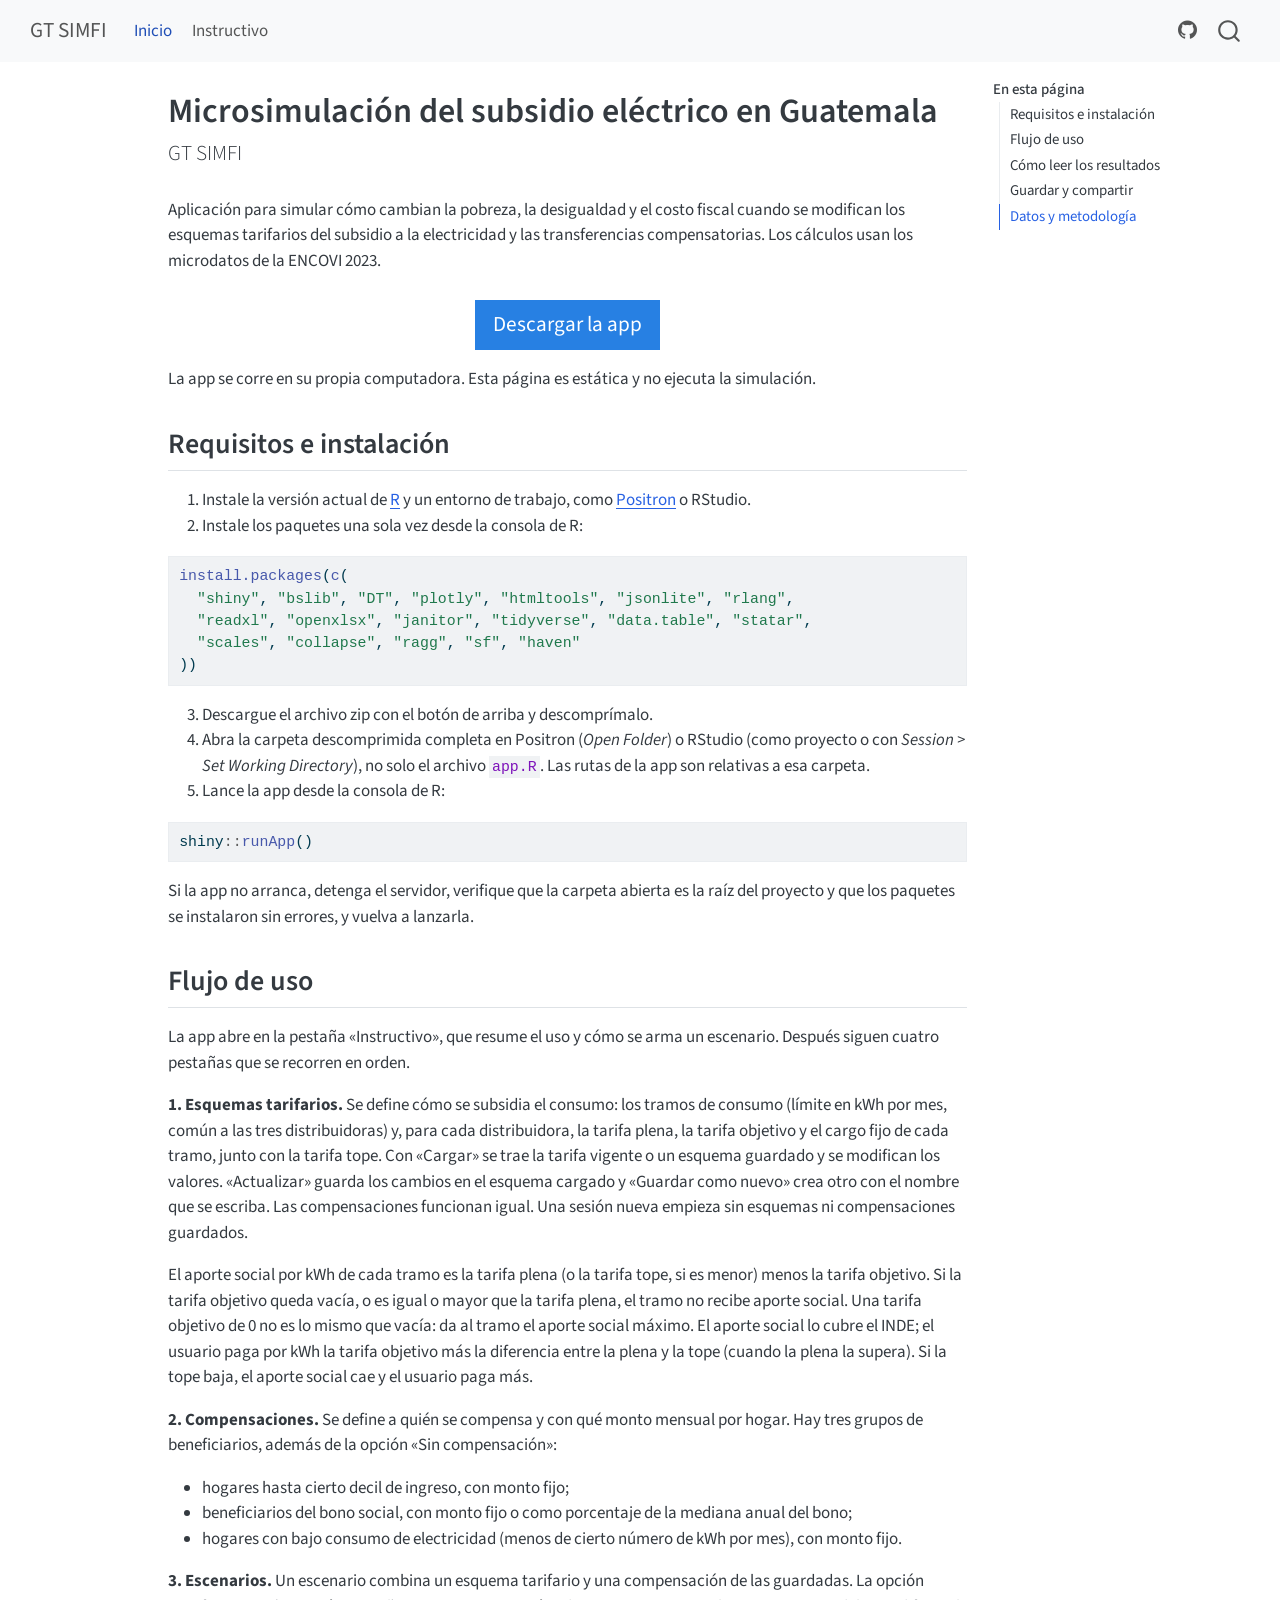
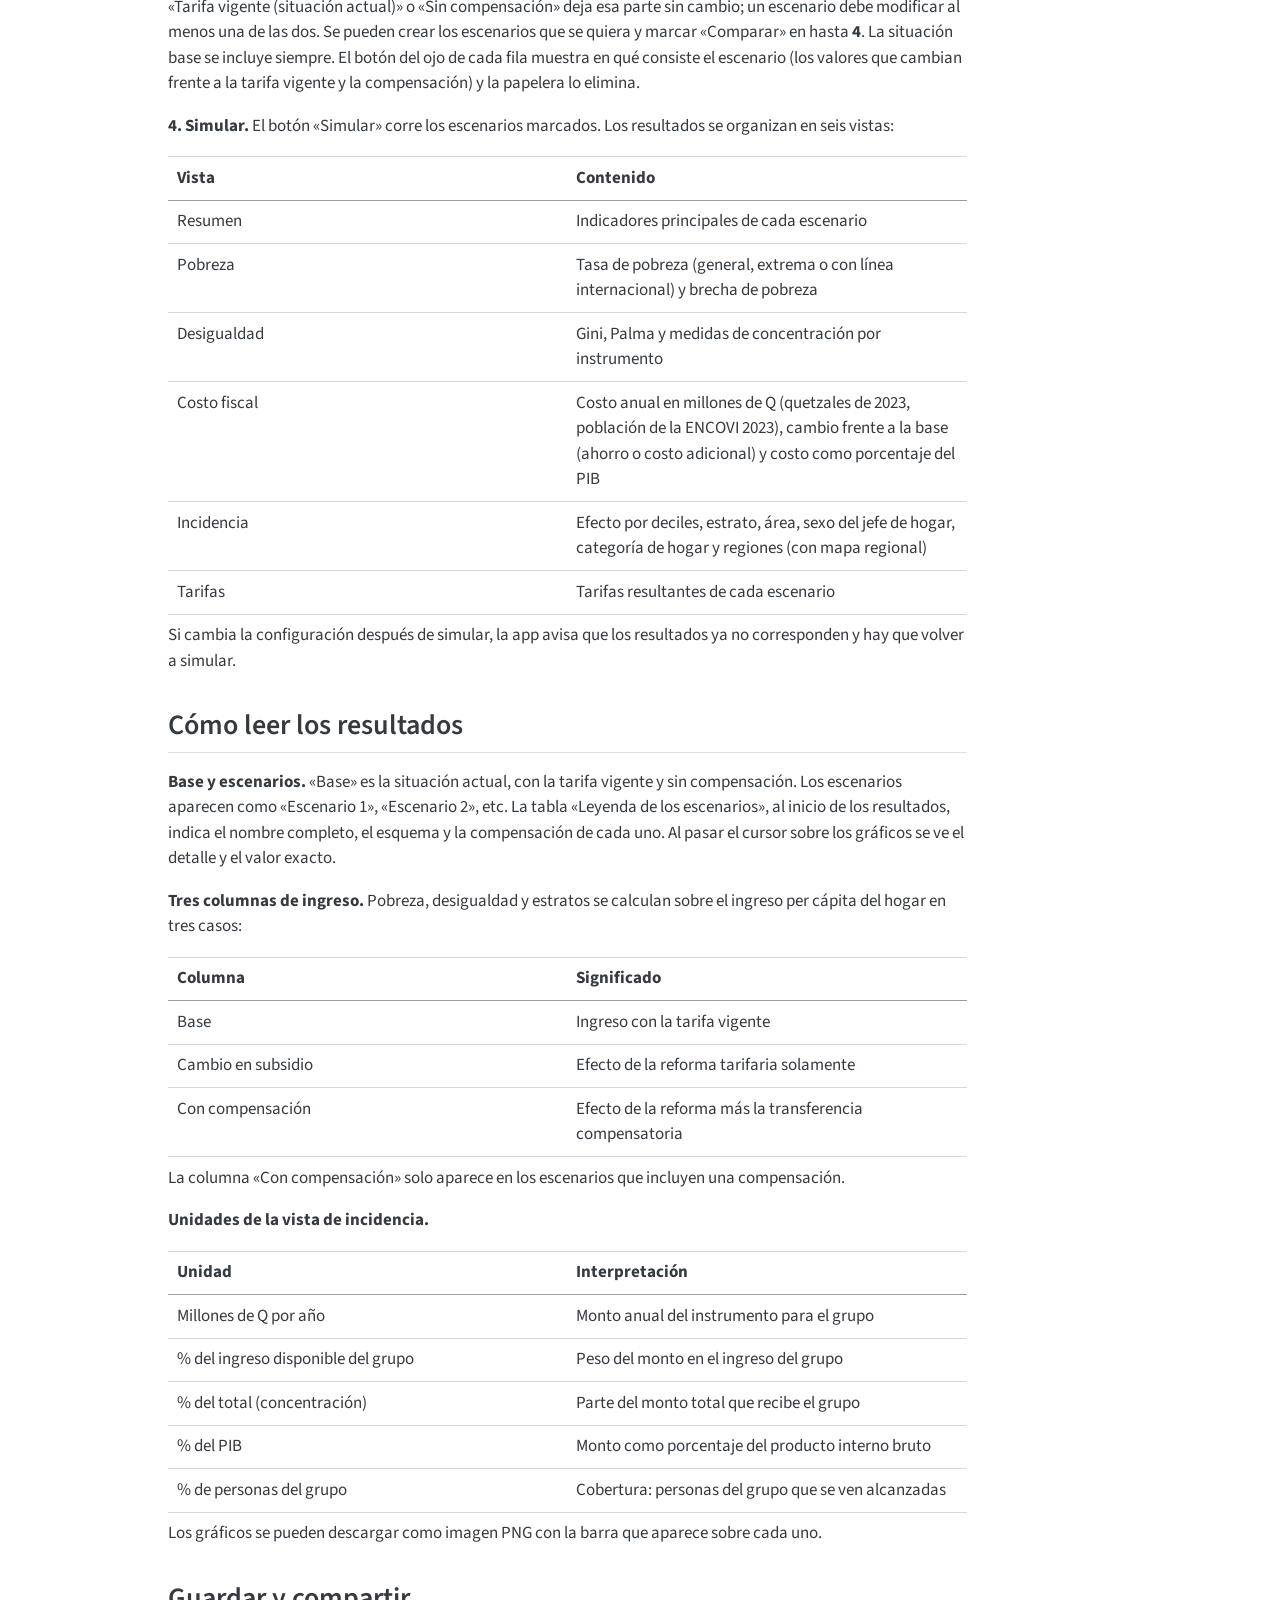
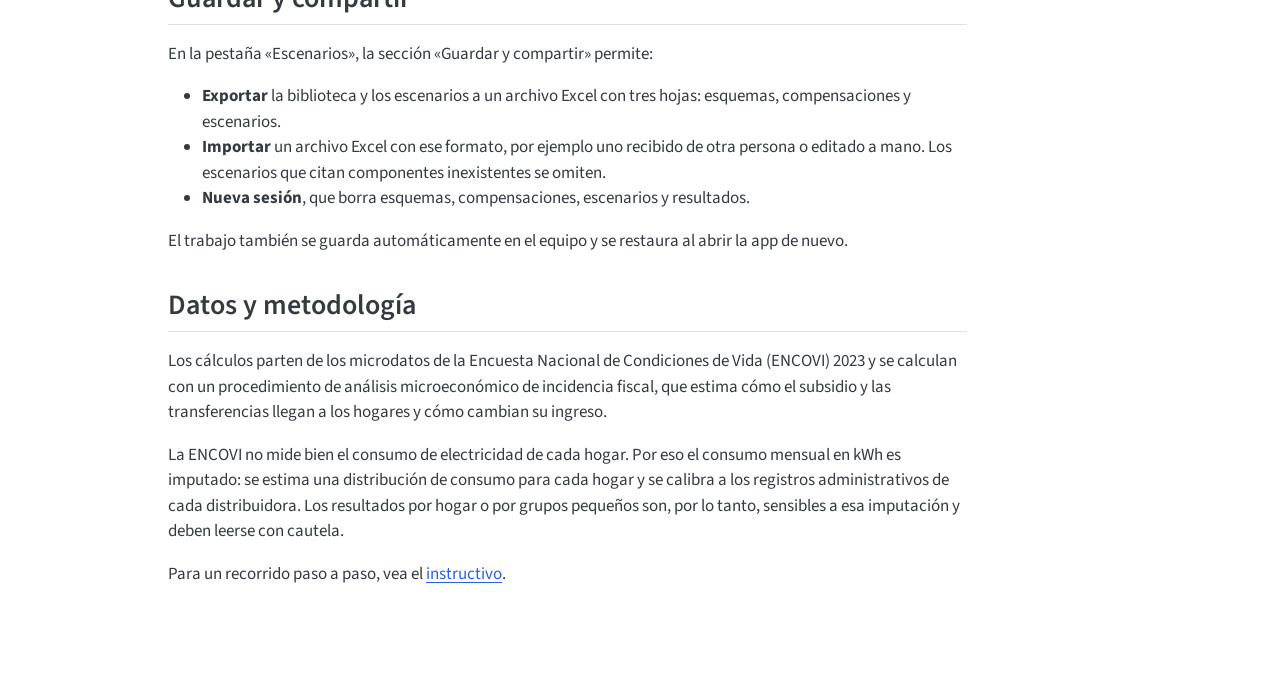
<file: docs/index.html>
<!DOCTYPE html>
<html xmlns="http://www.w3.org/1999/xhtml" lang="es" xml:lang="es"><head>

<meta charset="utf-8">
<meta name="generator" content="quarto-1.10.18">

<meta name="viewport" content="width=device-width, initial-scale=1.0, user-scalable=yes">


<title>Microsimulación del subsidio eléctrico en Guatemala – GT SIMFI</title>
<style>
/* Default styles provided by pandoc.
** See https://pandoc.org/MANUAL.html#variables-for-html for config info.
*/
span.smallcaps{font-variant: small-caps;}
div.columns{display: flex; gap: 1.5em;}
div.column{flex: auto;}
@media screen {
div.columns{gap: min(4vw, 1.5em);}
div.column{overflow-x: auto;}
}
div.hanging-indent{margin-left: 1.5em; text-indent: -1.5em;}
ul.task-list{list-style: none;}
ul.task-list li input[type="checkbox"] {
  width: 0.8em;
  margin: 0 0.8em 0.2em -1em; /* quarto-specific, see https://github.com/quarto-dev/quarto-cli/issues/4556 */ 
  vertical-align: middle;
}
/* CSS for syntax highlighting */
html { -webkit-text-size-adjust: 100%; }
pre > code.sourceCode { white-space: pre; position: relative; }
pre > code.sourceCode > span { display: inline-block; line-height: 1.25; }
pre > code.sourceCode > span:empty { height: 1.2em; }
.sourceCode { overflow: visible; }
code.sourceCode > span { color: inherit; text-decoration: inherit; }
div.sourceCode { margin: 1em 0; }
pre.sourceCode { margin: 0; }
@media screen {
div.sourceCode { overflow: auto; }
}
@media print {
pre > code.sourceCode { white-space: pre-wrap; }
pre > code.sourceCode > span { text-indent: -5em; padding-left: 5em; }
}
pre.numberSource code
  { counter-reset: source-line 0; }
pre.numberSource code > span
  { position: relative; left: -4em; counter-increment: source-line; }
pre.numberSource code > span > a:first-child::before
  { content: counter(source-line);
    position: relative; left: -1em; text-align: right; vertical-align: baseline;
    border: none; display: inline-block;
    -webkit-touch-callout: none; -webkit-user-select: none;
    -khtml-user-select: none; -moz-user-select: none;
    -ms-user-select: none; user-select: none;
    padding: 0 4px; width: 4em;
  }
pre.numberSource { margin-left: 3em;  padding-left: 4px; }
div.sourceCode
  {   }
@media screen {
pre > code.sourceCode > span > a:first-child::before { text-decoration: underline; }
}
</style>


<script src="site_libs/quarto-nav/quarto-nav.js"></script>
<script src="site_libs/quarto-nav/headroom.min.js"></script>
<script src="site_libs/clipboard/clipboard.min.js"></script>
<script src="site_libs/quarto-search/autocomplete.umd.js"></script>
<script src="site_libs/quarto-search/fuse.min.js"></script>
<script src="site_libs/quarto-search/quarto-search.js"></script>
<meta name="quarto:offset" content="./">
<script src="site_libs/quarto-html/quarto.js" type="module"></script>
<script src="site_libs/quarto-html/tabsets/tabsets.js" type="module"></script>
<script src="site_libs/quarto-html/popper.min.js"></script>
<script src="site_libs/quarto-html/tippy.umd.min.js"></script>
<script src="site_libs/quarto-html/anchor.min.js"></script>
<link href="site_libs/quarto-html/tippy.css" rel="stylesheet">
<link href="site_libs/quarto-html/quarto-syntax-highlighting-64a204ab8560d761af7679ceaba22944.css" rel="stylesheet" id="quarto-text-highlighting-styles">
<script src="site_libs/bootstrap/bootstrap.min.js"></script>
<link href="site_libs/bootstrap/bootstrap-icons.css" rel="stylesheet">
<link href="site_libs/bootstrap/bootstrap-445b8638c3d06994fee0907d791121c4.min.css" rel="stylesheet" append-hash="true" id="quarto-bootstrap" data-mode="light">
<script id="quarto-search-options" type="application/json">{
  "location": "navbar",
  "copy-button": false,
  "collapse-after": 3,
  "panel-placement": "end",
  "type": "overlay",
  "limit": 50,
  "keyboard-shortcut": [
    "f",
    "/",
    "s"
  ],
  "show-item-context": false,
  "language": {
    "search-no-results-text": "No se han encontrado resultados",
    "search-matching-documents-text": "documentos encontrados",
    "search-copy-link-title": "Copiar el enlace en la búsqueda",
    "search-hide-matches-text": "Ocultar resultados adicionales",
    "search-more-match-text": "resultado adicional en este documento",
    "search-more-matches-text": "resultados adicionales en este documento",
    "search-clear-button-title": "Borrar",
    "search-text-placeholder": "",
    "search-detached-cancel-button-title": "Cancelar",
    "search-submit-button-title": "Enviar",
    "search-label": "Buscar"
  }
}</script>


<link rel="stylesheet" href="styles.css">
</head>

<body class="nav-fixed quarto-light">

<div id="quarto-search-results"></div>
  <header id="quarto-header" class="headroom fixed-top">
    <nav class="navbar navbar-expand-lg " data-bs-theme="dark">
      <div class="navbar-container container-fluid">
      <div class="navbar-brand-container mx-auto">
    <a class="navbar-brand" href="./index.html">
    <span class="navbar-title">GT SIMFI</span>
    </a>
  </div>
            <div id="quarto-search" class="" title="Buscar"></div>
          <button class="navbar-toggler" type="button" data-bs-toggle="collapse" data-bs-target="#navbarCollapse" aria-controls="navbarCollapse" role="menu" aria-expanded="false" aria-label="Navegación de palanca" onclick="if (window.quartoToggleHeadroom) { window.quartoToggleHeadroom(); }">
  <span class="navbar-toggler-icon"></span>
</button>
          <div class="collapse navbar-collapse" id="navbarCollapse">
            <ul class="navbar-nav navbar-nav-scroll me-auto">
  <li class="nav-item">
    <a class="nav-link active" href="./index.html" aria-current="page"> 
<span class="menu-text">Inicio</span></a>
  </li>  
  <li class="nav-item">
    <a class="nav-link" href="./instructivo.html"> 
<span class="menu-text">Instructivo</span></a>
  </li>  
</ul>
            <ul class="navbar-nav navbar-nav-scroll ms-auto">
  <li class="nav-item compact">
    <a class="nav-link" href="https://github.com/renatovargas/gt-simfi"> <i class="bi bi-github" role="img" aria-label="Repositorio en GitHub">
</i> 
<span class="menu-text"></span></a>
  </li>  
</ul>
          </div> <!-- /navcollapse -->
            <div class="quarto-navbar-tools">
</div>
      </div> <!-- /container-fluid -->
    </nav>
</header>
<!-- content -->
<div id="quarto-content" class="quarto-container page-columns page-rows-contents page-layout-article page-navbar">
<!-- sidebar -->
<!-- margin-sidebar -->
    <div id="quarto-margin-sidebar" class="sidebar margin-sidebar">
        <nav id="TOC" role="doc-toc" class="toc-active">
    <h2 id="toc-title">En esta página</h2>
   
  <ul>
  <li><a href="#requisitos-e-instalación" id="toc-requisitos-e-instalación" class="nav-link active" data-scroll-target="#requisitos-e-instalación">Requisitos e instalación</a></li>
  <li><a href="#flujo-de-uso" id="toc-flujo-de-uso" class="nav-link" data-scroll-target="#flujo-de-uso">Flujo de uso</a></li>
  <li><a href="#cómo-leer-los-resultados" id="toc-cómo-leer-los-resultados" class="nav-link" data-scroll-target="#cómo-leer-los-resultados">Cómo leer los resultados</a></li>
  <li><a href="#guardar-y-compartir" id="toc-guardar-y-compartir" class="nav-link" data-scroll-target="#guardar-y-compartir">Guardar y compartir</a></li>
  <li><a href="#datos-y-metodología" id="toc-datos-y-metodología" class="nav-link" data-scroll-target="#datos-y-metodología">Datos y metodología</a></li>
  </ul>
</nav>
    </div>
<!-- main -->
<main class="content" id="quarto-document-content">

<header id="title-block-header" class="quarto-title-block default">
<div class="quarto-title">
<h1 class="title">Microsimulación del subsidio eléctrico en Guatemala</h1>
<p class="subtitle lead">GT SIMFI</p>
</div>



<div class="quarto-title-meta">

    
  
    
  </div>
  


</header>


<p>Aplicación para simular cómo cambian la pobreza, la desigualdad y el costo fiscal cuando se modifican los esquemas tarifarios del subsidio a la electricidad y las transferencias compensatorias. Los cálculos usan los microdatos de la ENCOVI 2023.</p>
<div class="descarga">
<p><a href="https://github.com/renatovargas/gt-simfi/archive/refs/heads/main.zip" class="btn btn-primary btn-lg">Descargar la app</a></p>
</div>
<p>La app se corre en su propia computadora. Esta página es estática y no ejecuta la simulación.</p>
<section id="requisitos-e-instalación" class="level2">
<h2 class="anchored" data-anchor-id="requisitos-e-instalación">Requisitos e instalación</h2>
<ol type="1">
<li>Instale la versión actual de <a href="https://cran.r-project.org/">R</a> y un entorno de trabajo, como <a href="https://positron.posit.co/">Positron</a> o RStudio.</li>
<li>Instale los paquetes una sola vez desde la consola de R:</li>
</ol>
<div class="code-copy-outer-scaffold"><div class="sourceCode" id="cb1"><pre class="sourceCode r code-with-copy"><code class="sourceCode r"><span id="cb1-1"><a href="#cb1-1" aria-hidden="true" tabindex="-1"></a><span class="fu">install.packages</span>(<span class="fu">c</span>(</span>
<span id="cb1-2"><a href="#cb1-2" aria-hidden="true" tabindex="-1"></a>  <span class="st">"shiny"</span>, <span class="st">"bslib"</span>, <span class="st">"DT"</span>, <span class="st">"plotly"</span>, <span class="st">"htmltools"</span>, <span class="st">"jsonlite"</span>, <span class="st">"rlang"</span>,</span>
<span id="cb1-3"><a href="#cb1-3" aria-hidden="true" tabindex="-1"></a>  <span class="st">"readxl"</span>, <span class="st">"openxlsx"</span>, <span class="st">"janitor"</span>, <span class="st">"tidyverse"</span>, <span class="st">"data.table"</span>, <span class="st">"statar"</span>,</span>
<span id="cb1-4"><a href="#cb1-4" aria-hidden="true" tabindex="-1"></a>  <span class="st">"scales"</span>, <span class="st">"collapse"</span>, <span class="st">"ragg"</span>, <span class="st">"sf"</span>, <span class="st">"haven"</span></span>
<span id="cb1-5"><a href="#cb1-5" aria-hidden="true" tabindex="-1"></a>))</span></code></pre></div><button title="Copiar al portapapeles" class="code-copy-button"><i class="bi"></i></button></div>
<ol start="3" type="1">
<li>Descargue el archivo zip con el botón de arriba y descomprímalo.</li>
<li>Abra la carpeta descomprimida completa en Positron (<em>Open Folder</em>) o RStudio (como proyecto o con <em>Session &gt; Set Working Directory</em>), no solo el archivo <code>app.R</code>. Las rutas de la app son relativas a esa carpeta.</li>
<li>Lance la app desde la consola de R:</li>
</ol>
<div class="code-copy-outer-scaffold"><div class="sourceCode" id="cb2"><pre class="sourceCode r code-with-copy"><code class="sourceCode r"><span id="cb2-1"><a href="#cb2-1" aria-hidden="true" tabindex="-1"></a>shiny<span class="sc">::</span><span class="fu">runApp</span>()</span></code></pre></div><button title="Copiar al portapapeles" class="code-copy-button"><i class="bi"></i></button></div>
<p>Si la app no arranca, detenga el servidor, verifique que la carpeta abierta es la raíz del proyecto y que los paquetes se instalaron sin errores, y vuelva a lanzarla.</p>
</section>
<section id="flujo-de-uso" class="level2">
<h2 class="anchored" data-anchor-id="flujo-de-uso">Flujo de uso</h2>
<p>La app abre en la pestaña «Instructivo», que resume el uso y cómo se arma un escenario. Después siguen cuatro pestañas que se recorren en orden.</p>
<p><strong>1. Esquemas tarifarios.</strong> Se define cómo se subsidia el consumo: los tramos de consumo (límite en kWh por mes, común a las tres distribuidoras) y, para cada distribuidora, la tarifa plena, la tarifa objetivo y el cargo fijo de cada tramo, junto con la tarifa tope. Con «Cargar» se trae la tarifa vigente o un esquema guardado y se modifican los valores. «Actualizar» guarda los cambios en el esquema cargado y «Guardar como nuevo» crea otro con el nombre que se escriba. Las compensaciones funcionan igual. Una sesión nueva empieza sin esquemas ni compensaciones guardados.</p>
<p>El aporte social por kWh de cada tramo es la tarifa plena (o la tarifa tope, si es menor) menos la tarifa objetivo. Si la tarifa objetivo queda vacía, o es igual o mayor que la tarifa plena, el tramo no recibe aporte social. Una tarifa objetivo de 0 no es lo mismo que vacía: da al tramo el aporte social máximo. El aporte social lo cubre el INDE; el usuario paga por kWh la tarifa objetivo más la diferencia entre la plena y la tope (cuando la plena la supera). Si la tope baja, el aporte social cae y el usuario paga más.</p>
<p><strong>2. Compensaciones.</strong> Se define a quién se compensa y con qué monto mensual por hogar. Hay tres grupos de beneficiarios, además de la opción «Sin compensación»:</p>
<ul>
<li>hogares hasta cierto decil de ingreso, con monto fijo;</li>
<li>beneficiarios del bono social, con monto fijo o como porcentaje de la mediana anual del bono;</li>
<li>hogares con bajo consumo de electricidad (menos de cierto número de kWh por mes), con monto fijo.</li>
</ul>
<p><strong>3. Escenarios.</strong> Un escenario combina un esquema tarifario y una compensación de las guardadas. La opción «Tarifa vigente (situación actual)» o «Sin compensación» deja esa parte sin cambio; un escenario debe modificar al menos una de las dos. Se pueden crear los escenarios que se quiera y marcar «Comparar» en hasta <strong>4</strong>. La situación base se incluye siempre. El botón del ojo de cada fila muestra en qué consiste el escenario (los valores que cambian frente a la tarifa vigente y la compensación) y la papelera lo elimina.</p>
<p><strong>4. Simular.</strong> El botón «Simular» corre los escenarios marcados. Los resultados se organizan en seis vistas:</p>
<table class="caption-top table">
<colgroup>
<col style="width: 50%">
<col style="width: 50%">
</colgroup>
<thead>
<tr class="header">
<th>Vista</th>
<th>Contenido</th>
</tr>
</thead>
<tbody>
<tr class="odd">
<td>Resumen</td>
<td>Indicadores principales de cada escenario</td>
</tr>
<tr class="even">
<td>Pobreza</td>
<td>Tasa de pobreza (general, extrema o con línea internacional) y brecha de pobreza</td>
</tr>
<tr class="odd">
<td>Desigualdad</td>
<td>Gini, Palma y medidas de concentración por instrumento</td>
</tr>
<tr class="even">
<td>Costo fiscal</td>
<td>Costo anual en millones de Q (quetzales de 2023, población de la ENCOVI 2023), cambio frente a la base (ahorro o costo adicional) y costo como porcentaje del PIB</td>
</tr>
<tr class="odd">
<td>Incidencia</td>
<td>Efecto por deciles, estrato, área, sexo del jefe de hogar, categoría de hogar y regiones (con mapa regional)</td>
</tr>
<tr class="even">
<td>Tarifas</td>
<td>Tarifas resultantes de cada escenario</td>
</tr>
</tbody>
</table>
<p>Si cambia la configuración después de simular, la app avisa que los resultados ya no corresponden y hay que volver a simular.</p>
</section>
<section id="cómo-leer-los-resultados" class="level2">
<h2 class="anchored" data-anchor-id="cómo-leer-los-resultados">Cómo leer los resultados</h2>
<p><strong>Base y escenarios.</strong> «Base» es la situación actual, con la tarifa vigente y sin compensación. Los escenarios aparecen como «Escenario 1», «Escenario 2», etc. La tabla «Leyenda de los escenarios», al inicio de los resultados, indica el nombre completo, el esquema y la compensación de cada uno. Al pasar el cursor sobre los gráficos se ve el detalle y el valor exacto.</p>
<p><strong>Tres columnas de ingreso.</strong> Pobreza, desigualdad y estratos se calculan sobre el ingreso per cápita del hogar en tres casos:</p>
<table class="caption-top table">
<colgroup>
<col style="width: 50%">
<col style="width: 50%">
</colgroup>
<thead>
<tr class="header">
<th>Columna</th>
<th>Significado</th>
</tr>
</thead>
<tbody>
<tr class="odd">
<td>Base</td>
<td>Ingreso con la tarifa vigente</td>
</tr>
<tr class="even">
<td>Cambio en subsidio</td>
<td>Efecto de la reforma tarifaria solamente</td>
</tr>
<tr class="odd">
<td>Con compensación</td>
<td>Efecto de la reforma más la transferencia compensatoria</td>
</tr>
</tbody>
</table>
<p>La columna «Con compensación» solo aparece en los escenarios que incluyen una compensación.</p>
<p><strong>Unidades de la vista de incidencia.</strong></p>
<table class="caption-top table">
<colgroup>
<col style="width: 50%">
<col style="width: 50%">
</colgroup>
<thead>
<tr class="header">
<th>Unidad</th>
<th>Interpretación</th>
</tr>
</thead>
<tbody>
<tr class="odd">
<td>Millones de Q por año</td>
<td>Monto anual del instrumento para el grupo</td>
</tr>
<tr class="even">
<td>% del ingreso disponible del grupo</td>
<td>Peso del monto en el ingreso del grupo</td>
</tr>
<tr class="odd">
<td>% del total (concentración)</td>
<td>Parte del monto total que recibe el grupo</td>
</tr>
<tr class="even">
<td>% del PIB</td>
<td>Monto como porcentaje del producto interno bruto</td>
</tr>
<tr class="odd">
<td>% de personas del grupo</td>
<td>Cobertura: personas del grupo que se ven alcanzadas</td>
</tr>
</tbody>
</table>
<p>Los gráficos se pueden descargar como imagen PNG con la barra que aparece sobre cada uno.</p>
</section>
<section id="guardar-y-compartir" class="level2">
<h2 class="anchored" data-anchor-id="guardar-y-compartir">Guardar y compartir</h2>
<p>En la pestaña «Escenarios», la sección «Guardar y compartir» permite:</p>
<ul>
<li><strong>Exportar</strong> la biblioteca y los escenarios a un archivo Excel con tres hojas: esquemas, compensaciones y escenarios.</li>
<li><strong>Importar</strong> un archivo Excel con ese formato, por ejemplo uno recibido de otra persona o editado a mano. Los escenarios que citan componentes inexistentes se omiten.</li>
<li><strong>Nueva sesión</strong>, que borra esquemas, compensaciones, escenarios y resultados.</li>
</ul>
<p>El trabajo también se guarda automáticamente en el equipo y se restaura al abrir la app de nuevo.</p>
</section>
<section id="datos-y-metodología" class="level2">
<h2 class="anchored" data-anchor-id="datos-y-metodología">Datos y metodología</h2>
<p>Los cálculos parten de los microdatos de la Encuesta Nacional de Condiciones de Vida (ENCOVI) 2023 y se calculan con un procedimiento de análisis microeconómico de incidencia fiscal, que estima cómo el subsidio y las transferencias llegan a los hogares y cómo cambian su ingreso.</p>
<p>La ENCOVI no mide bien el consumo de electricidad de cada hogar. Por eso el consumo mensual en kWh es imputado: se estima una distribución de consumo para cada hogar y se calibra a los registros administrativos de cada distribuidora. Los resultados por hogar o por grupos pequeños son, por lo tanto, sensibles a esa imputación y deben leerse con cautela.</p>
<p>Para un recorrido paso a paso, vea el <a href="./instructivo.html">instructivo</a>.</p>


</section>

</main> <!-- /main -->
<script id="quarto-html-after-body" type="application/javascript">
  window.document.addEventListener("DOMContentLoaded", function (event) {
    const icon = "";
    const anchorJS = new window.AnchorJS();
    anchorJS.options = {
      placement: 'right',
      icon: icon
    };
    anchorJS.add('.anchored');
    const isCodeAnnotation = (el) => {
      for (const clz of el.classList) {
        if (clz.startsWith('code-annotation-')) {                     
          return true;
        }
      }
      return false;
    }
    const onCopySuccess = function(e) {
      // button target
      const button = e.trigger;
      // don't keep focus
      button.blur();
      // flash "checked"
      button.classList.add('code-copy-button-checked');
      var currentTitle = button.getAttribute("title");
      button.setAttribute("title", "Copiado");
      let tooltip;
      if (window.bootstrap) {
        button.setAttribute("data-bs-toggle", "tooltip");
        button.setAttribute("data-bs-placement", "left");
        button.setAttribute("data-bs-title", "Copiado");
        tooltip = new bootstrap.Tooltip(button, 
          { trigger: "manual", 
            customClass: "code-copy-button-tooltip",
            offset: [0, -8]});
        tooltip.show();    
      }
      setTimeout(function() {
        if (tooltip) {
          tooltip.hide();
          button.removeAttribute("data-bs-title");
          button.removeAttribute("data-bs-toggle");
          button.removeAttribute("data-bs-placement");
        }
        button.setAttribute("title", currentTitle);
        button.classList.remove('code-copy-button-checked');
      }, 1000);
      // clear code selection
      e.clearSelection();
    }
    const getTextToCopy = function(trigger) {
      const outerScaffold = trigger.parentElement.cloneNode(true);
      const codeEl = outerScaffold.querySelector('code');
      for (const childEl of codeEl.children) {
        if (isCodeAnnotation(childEl)) {
          childEl.remove();
        }
      }
      return codeEl.innerText;
    }
    const clipboard = new window.ClipboardJS('.code-copy-button:not([data-in-quarto-modal])', {
      text: getTextToCopy
    });
    clipboard.on('success', onCopySuccess);
    if (window.document.getElementById('quarto-embedded-source-code-modal')) {
      const clipboardModal = new window.ClipboardJS('.code-copy-button[data-in-quarto-modal]', {
        text: getTextToCopy,
        container: window.document.getElementById('quarto-embedded-source-code-modal')
      });
      clipboardModal.on('success', onCopySuccess);
    }
      var localhostRegex = new RegExp(/^(?:http|https):\/\/localhost\:?[0-9]*\//);
      var mailtoRegex = new RegExp(/^mailto:/);
        var filterRegex = new RegExp("https:\/\/renatovargas\.github\.io\/gt-simfi\/");
      var isInternal = (href) => {
          return filterRegex.test(href) || localhostRegex.test(href) || mailtoRegex.test(href);
      }
      // Inspect non-navigation links and adorn them if external
     var links = window.document.querySelectorAll('a[href]:not(.nav-link):not(.navbar-brand):not(.toc-action):not(.sidebar-link):not(.sidebar-item-toggle):not(.pagination-link):not(.no-external):not([aria-hidden]):not(.dropdown-item):not(.quarto-navigation-tool):not(.about-link)');
      for (var i=0; i<links.length; i++) {
        const link = links[i];
        if (!isInternal(link.href)) {
          // undo the damage that might have been done by quarto-nav.js in the case of
          // links that we want to consider external
          if (link.dataset.originalHref !== undefined) {
            link.href = link.dataset.originalHref;
          }
        }
      }
    function tippyHover(el, contentFn, onTriggerFn, onUntriggerFn) {
      const config = {
        allowHTML: true,
        maxWidth: 500,
        delay: 100,
        arrow: false,
        appendTo: function(el) {
            return el.parentElement;
        },
        interactive: true,
        interactiveBorder: 10,
        theme: 'quarto',
        placement: 'bottom-start',
      };
      if (contentFn) {
        config.content = contentFn;
      }
      if (onTriggerFn) {
        config.onTrigger = onTriggerFn;
      }
      if (onUntriggerFn) {
        config.onUntrigger = onUntriggerFn;
      }
      window.tippy(el, config); 
    }
    const noterefs = window.document.querySelectorAll('a[role="doc-noteref"]');
    for (var i=0; i<noterefs.length; i++) {
      const ref = noterefs[i];
      tippyHover(ref, function() {
        // use id or data attribute instead here
        let href = ref.getAttribute('data-footnote-href') || ref.getAttribute('href');
        try { href = new URL(href).hash; } catch {}
        const id = href.replace(/^#\/?/, "");
        const note = window.document.getElementById(id);
        if (note) {
          return note.innerHTML;
        } else {
          return "";
        }
      });
    }
    const xrefs = window.document.querySelectorAll('a.quarto-xref');
    const processXRef = (id, note) => {
      // Strip column container classes
      const stripColumnClz = (el) => {
        el.classList.remove("page-full", "page-columns");
        if (el.children) {
          for (const child of el.children) {
            stripColumnClz(child);
          }
        }
      }
      stripColumnClz(note)
      if (id === null || id.startsWith('sec-')) {
        // Special case sections, only their first couple elements
        const container = document.createElement("div");
        if (note.children && note.children.length > 2) {
          container.appendChild(note.children[0].cloneNode(true));
          for (let i = 1; i < note.children.length; i++) {
            const child = note.children[i];
            if (child.tagName === "P" && child.innerText === "") {
              continue;
            } else {
              container.appendChild(child.cloneNode(true));
              break;
            }
          }
          if (window.Quarto?.typesetMath) {
            window.Quarto.typesetMath(container);
          }
          return container.innerHTML
        } else {
          if (window.Quarto?.typesetMath) {
            window.Quarto.typesetMath(note);
          }
          return note.innerHTML;
        }
      } else {
        // Remove any anchor links if they are present
        const anchorLink = note.querySelector('a.anchorjs-link');
        if (anchorLink) {
          anchorLink.remove();
        }
        if (window.Quarto?.typesetMath) {
          window.Quarto.typesetMath(note);
        }
        if (note.classList.contains("callout")) {
          return note.outerHTML;
        } else {
          return note.innerHTML;
        }
      }
    }
    for (var i=0; i<xrefs.length; i++) {
      const xref = xrefs[i];
      tippyHover(xref, undefined, function(instance) {
        instance.disable();
        let url = xref.getAttribute('href');
        let hash = undefined; 
        if (url.startsWith('#')) {
          hash = url;
        } else {
          try { hash = new URL(url).hash; } catch {}
        }
        if (hash) {
          const id = hash.replace(/^#\/?/, "");
          const note = window.document.getElementById(id);
          if (note !== null) {
            try {
              const html = processXRef(id, note.cloneNode(true));
              instance.setContent(html);
            } finally {
              instance.enable();
              instance.show();
            }
          } else {
            // See if we can fetch this
            fetch(url.split('#')[0])
            .then(res => res.text())
            .then(html => {
              const parser = new DOMParser();
              const htmlDoc = parser.parseFromString(html, "text/html");
              const note = htmlDoc.getElementById(id);
              if (note !== null) {
                const html = processXRef(id, note);
                instance.setContent(html);
              } 
            }).finally(() => {
              instance.enable();
              instance.show();
            });
          }
        } else {
          // See if we can fetch a full url (with no hash to target)
          // This is a special case and we should probably do some content thinning / targeting
          fetch(url)
          .then(res => res.text())
          .then(html => {
            const parser = new DOMParser();
            const htmlDoc = parser.parseFromString(html, "text/html");
            const note = htmlDoc.querySelector('main.content');
            if (note !== null) {
              // This should only happen for chapter cross references
              // (since there is no id in the URL)
              // remove the first header
              if (note.children.length > 0 && note.children[0].tagName === "HEADER") {
                note.children[0].remove();
              }
              const html = processXRef(null, note);
              instance.setContent(html);
            } 
          }).finally(() => {
            instance.enable();
            instance.show();
          });
        }
      }, function(instance) {
      });
    }
        let selectedAnnoteEl;
        const selectorForAnnotation = ( cell, annotation) => {
          let cellAttr = 'data-code-cell="' + cell + '"';
          let lineAttr = 'data-code-annotation="' +  annotation + '"';
          const selector = 'span[' + cellAttr + '][' + lineAttr + ']';
          return selector;
        }
        const selectCodeLines = (annoteEl) => {
          const doc = window.document;
          const targetCell = annoteEl.getAttribute("data-target-cell");
          const targetAnnotation = annoteEl.getAttribute("data-target-annotation");
          const annoteSpan = window.document.querySelector(selectorForAnnotation(targetCell, targetAnnotation));
          const lines = annoteSpan.getAttribute("data-code-lines").split(",");
          const lineIds = lines.map((line) => {
            return targetCell + "-" + line;
          })
          let top = null;
          let height = null;
          let parent = null;
          if (lineIds.length > 0) {
              //compute the position of the single el (top and bottom and make a div)
              const el = window.document.getElementById(lineIds[0]);
              top = el.offsetTop;
              height = el.offsetHeight;
              parent = el.parentElement.parentElement;
            if (lineIds.length > 1) {
              const lastEl = window.document.getElementById(lineIds[lineIds.length - 1]);
              const bottom = lastEl.offsetTop + lastEl.offsetHeight;
              height = bottom - top;
            }
            if (top !== null && height !== null && parent !== null) {
              // cook up a div (if necessary) and position it 
              let div = window.document.getElementById("code-annotation-line-highlight");
              if (div === null) {
                div = window.document.createElement("div");
                div.setAttribute("id", "code-annotation-line-highlight");
                div.style.position = 'absolute';
                parent.appendChild(div);
              }
              div.style.top = top - 2 + "px";
              div.style.height = height + 4 + "px";
              div.style.left = 0;
              let gutterDiv = window.document.getElementById("code-annotation-line-highlight-gutter");
              if (gutterDiv === null) {
                gutterDiv = window.document.createElement("div");
                gutterDiv.setAttribute("id", "code-annotation-line-highlight-gutter");
                gutterDiv.style.position = 'absolute';
                const codeCell = window.document.getElementById(targetCell);
                const gutter = codeCell.querySelector('.code-annotation-gutter');
                gutter.appendChild(gutterDiv);
              }
              gutterDiv.style.top = top - 2 + "px";
              gutterDiv.style.height = height + 4 + "px";
            }
            selectedAnnoteEl = annoteEl;
          }
        };
        const unselectCodeLines = () => {
          const elementsIds = ["code-annotation-line-highlight", "code-annotation-line-highlight-gutter"];
          elementsIds.forEach((elId) => {
            const div = window.document.getElementById(elId);
            if (div) {
              div.remove();
            }
          });
          selectedAnnoteEl = undefined;
        };
          // Handle positioning of the toggle
      window.addEventListener(
        "resize",
        throttle(() => {
          elRect = undefined;
          if (selectedAnnoteEl) {
            selectCodeLines(selectedAnnoteEl);
          }
        }, 10)
      );
      function throttle(fn, ms) {
      let throttle = false;
      let timer;
        return (...args) => {
          if(!throttle) { // first call gets through
              fn.apply(this, args);
              throttle = true;
          } else { // all the others get throttled
              if(timer) clearTimeout(timer); // cancel #2
              timer = setTimeout(() => {
                fn.apply(this, args);
                timer = throttle = false;
              }, ms);
          }
        };
      }
        // Attach click handler to the DT
        const annoteDls = window.document.querySelectorAll('dt[data-target-cell]');
        for (const annoteDlNode of annoteDls) {
          annoteDlNode.addEventListener('click', (event) => {
            const clickedEl = event.target;
            if (clickedEl !== selectedAnnoteEl) {
              unselectCodeLines();
              const activeEl = window.document.querySelector('dt[data-target-cell].code-annotation-active');
              if (activeEl) {
                activeEl.classList.remove('code-annotation-active');
              }
              selectCodeLines(clickedEl);
              clickedEl.classList.add('code-annotation-active');
            } else {
              // Unselect the line
              unselectCodeLines();
              clickedEl.classList.remove('code-annotation-active');
            }
          });
        }
    const findCites = (el) => {
      const parentEl = el.parentElement;
      if (parentEl) {
        const cites = parentEl.dataset.cites;
        if (cites) {
          return {
            el,
            cites: cites.split(' ')
          };
        } else {
          return findCites(el.parentElement)
        }
      } else {
        return undefined;
      }
    };
    var bibliorefs = window.document.querySelectorAll('a[role="doc-biblioref"]');
    for (var i=0; i<bibliorefs.length; i++) {
      const ref = bibliorefs[i];
      const citeInfo = findCites(ref);
      if (citeInfo) {
        tippyHover(citeInfo.el, function() {
          var popup = window.document.createElement('div');
          citeInfo.cites.forEach(function(cite) {
            var citeDiv = window.document.createElement('div');
            citeDiv.classList.add('hanging-indent');
            citeDiv.classList.add('csl-entry');
            var biblioDiv = window.document.getElementById('ref-' + cite);
            if (biblioDiv) {
              citeDiv.innerHTML = biblioDiv.innerHTML;
            }
            popup.appendChild(citeDiv);
          });
          return popup.innerHTML;
        });
      }
    }
  });
  </script>
</div> <!-- /content -->




</body></html>
</file>
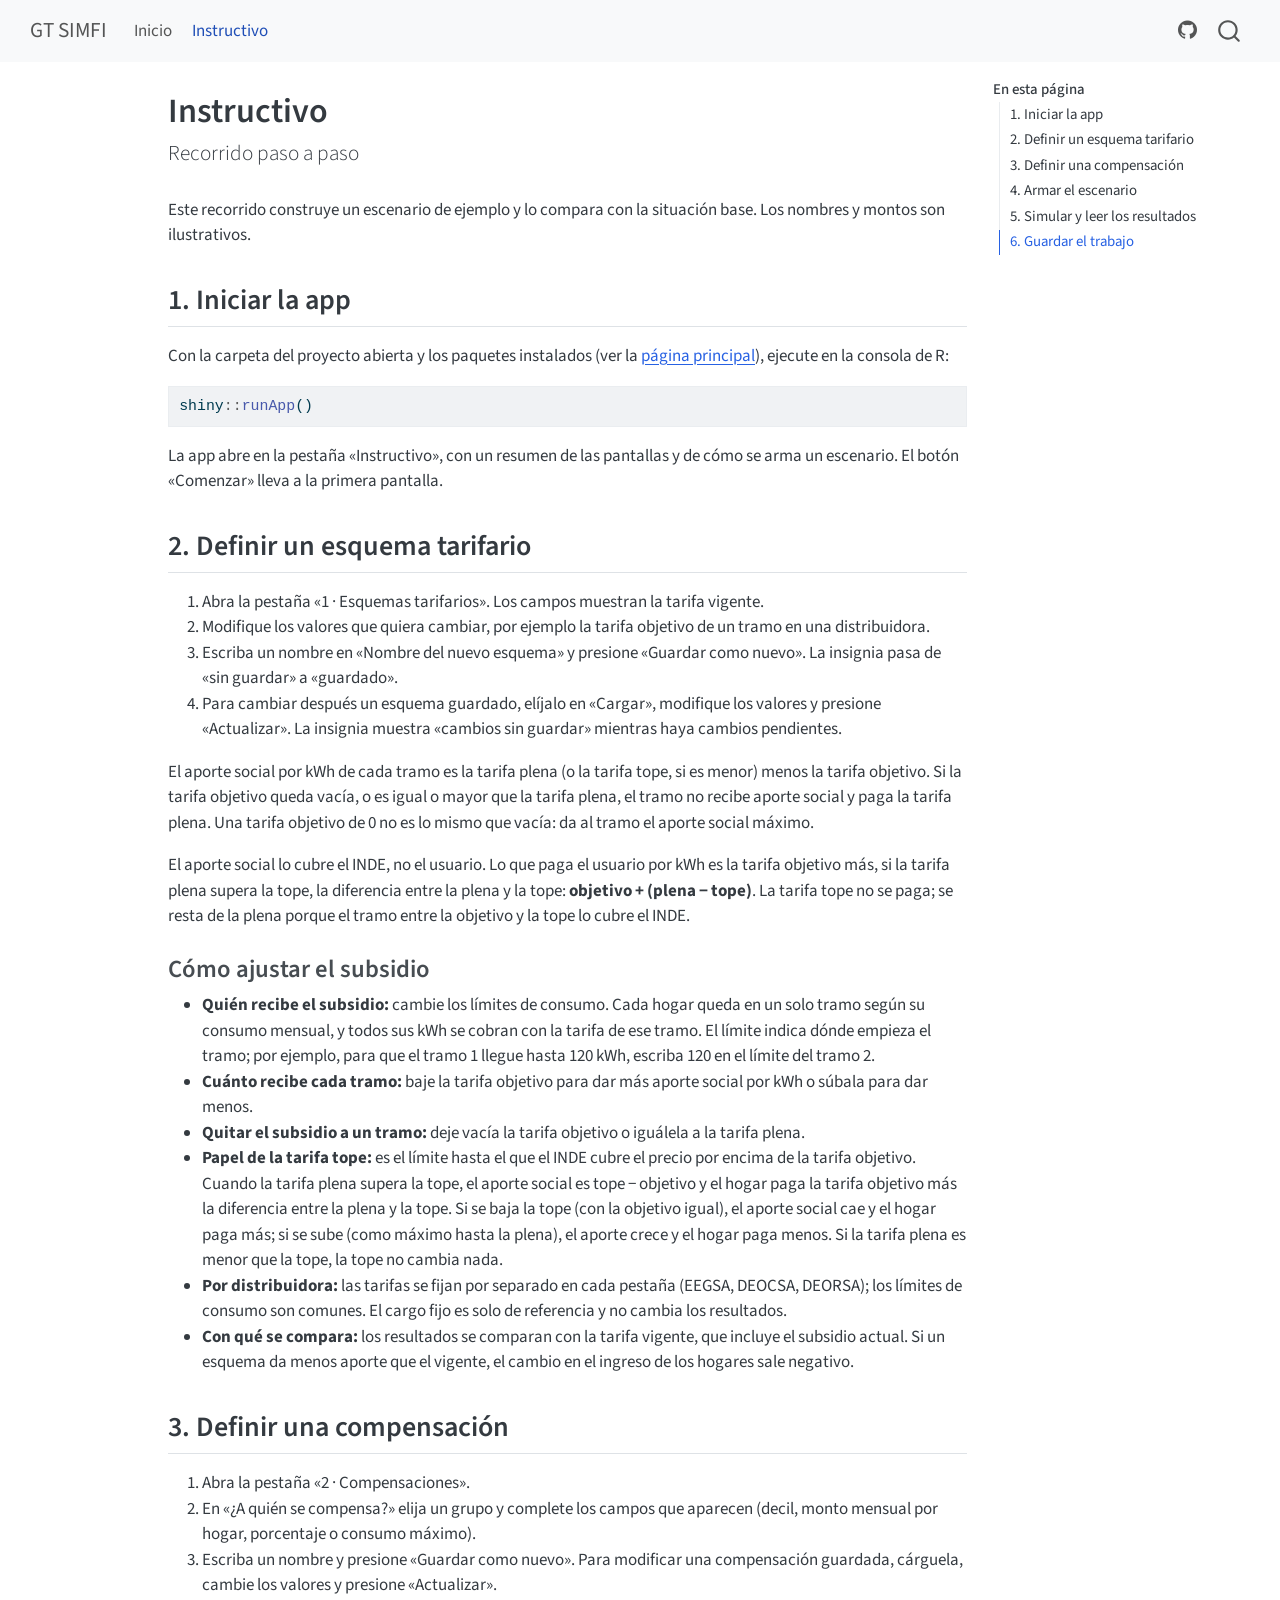
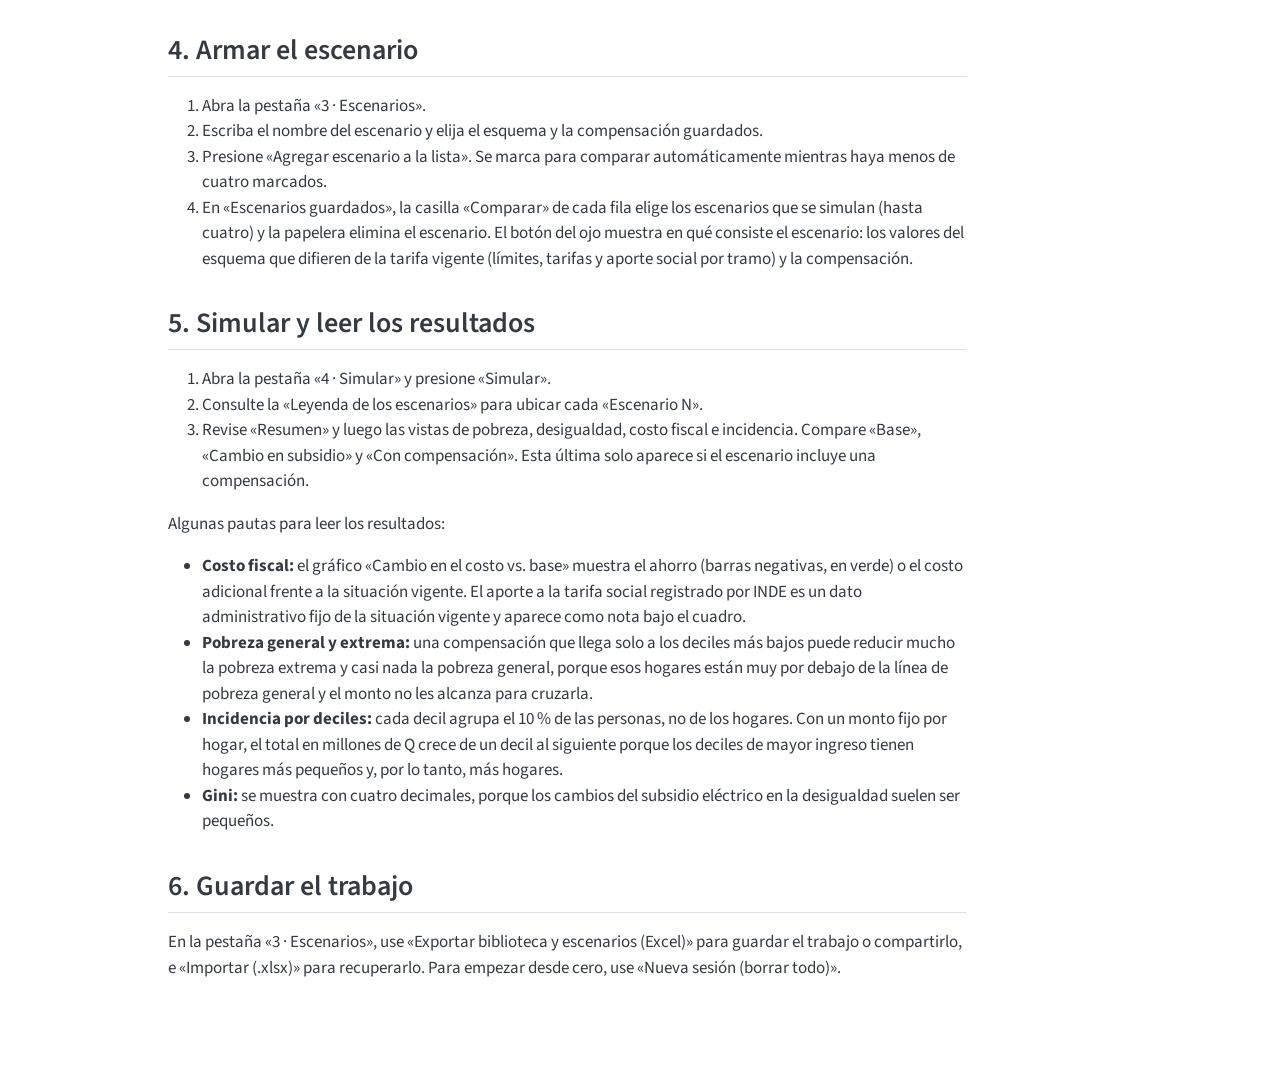
<file: docs/instructivo.html>
<!DOCTYPE html>
<html xmlns="http://www.w3.org/1999/xhtml" lang="es" xml:lang="es"><head>

<meta charset="utf-8">
<meta name="generator" content="quarto-1.10.18">

<meta name="viewport" content="width=device-width, initial-scale=1.0, user-scalable=yes">


<title>Instructivo – GT SIMFI</title>
<style>
/* Default styles provided by pandoc.
** See https://pandoc.org/MANUAL.html#variables-for-html for config info.
*/
span.smallcaps{font-variant: small-caps;}
div.columns{display: flex; gap: 1.5em;}
div.column{flex: auto;}
@media screen {
div.columns{gap: min(4vw, 1.5em);}
div.column{overflow-x: auto;}
}
div.hanging-indent{margin-left: 1.5em; text-indent: -1.5em;}
ul.task-list{list-style: none;}
ul.task-list li input[type="checkbox"] {
  width: 0.8em;
  margin: 0 0.8em 0.2em -1em; /* quarto-specific, see https://github.com/quarto-dev/quarto-cli/issues/4556 */ 
  vertical-align: middle;
}
/* CSS for syntax highlighting */
html { -webkit-text-size-adjust: 100%; }
pre > code.sourceCode { white-space: pre; position: relative; }
pre > code.sourceCode > span { display: inline-block; line-height: 1.25; }
pre > code.sourceCode > span:empty { height: 1.2em; }
.sourceCode { overflow: visible; }
code.sourceCode > span { color: inherit; text-decoration: inherit; }
div.sourceCode { margin: 1em 0; }
pre.sourceCode { margin: 0; }
@media screen {
div.sourceCode { overflow: auto; }
}
@media print {
pre > code.sourceCode { white-space: pre-wrap; }
pre > code.sourceCode > span { text-indent: -5em; padding-left: 5em; }
}
pre.numberSource code
  { counter-reset: source-line 0; }
pre.numberSource code > span
  { position: relative; left: -4em; counter-increment: source-line; }
pre.numberSource code > span > a:first-child::before
  { content: counter(source-line);
    position: relative; left: -1em; text-align: right; vertical-align: baseline;
    border: none; display: inline-block;
    -webkit-touch-callout: none; -webkit-user-select: none;
    -khtml-user-select: none; -moz-user-select: none;
    -ms-user-select: none; user-select: none;
    padding: 0 4px; width: 4em;
  }
pre.numberSource { margin-left: 3em;  padding-left: 4px; }
div.sourceCode
  {   }
@media screen {
pre > code.sourceCode > span > a:first-child::before { text-decoration: underline; }
}
</style>


<script src="site_libs/quarto-nav/quarto-nav.js"></script>
<script src="site_libs/quarto-nav/headroom.min.js"></script>
<script src="site_libs/clipboard/clipboard.min.js"></script>
<script src="site_libs/quarto-search/autocomplete.umd.js"></script>
<script src="site_libs/quarto-search/fuse.min.js"></script>
<script src="site_libs/quarto-search/quarto-search.js"></script>
<meta name="quarto:offset" content="./">
<script src="site_libs/quarto-html/quarto.js" type="module"></script>
<script src="site_libs/quarto-html/tabsets/tabsets.js" type="module"></script>
<script src="site_libs/quarto-html/popper.min.js"></script>
<script src="site_libs/quarto-html/tippy.umd.min.js"></script>
<script src="site_libs/quarto-html/anchor.min.js"></script>
<link href="site_libs/quarto-html/tippy.css" rel="stylesheet">
<link href="site_libs/quarto-html/quarto-syntax-highlighting-64a204ab8560d761af7679ceaba22944.css" rel="stylesheet" id="quarto-text-highlighting-styles">
<script src="site_libs/bootstrap/bootstrap.min.js"></script>
<link href="site_libs/bootstrap/bootstrap-icons.css" rel="stylesheet">
<link href="site_libs/bootstrap/bootstrap-445b8638c3d06994fee0907d791121c4.min.css" rel="stylesheet" append-hash="true" id="quarto-bootstrap" data-mode="light">
<script id="quarto-search-options" type="application/json">{
  "location": "navbar",
  "copy-button": false,
  "collapse-after": 3,
  "panel-placement": "end",
  "type": "overlay",
  "limit": 50,
  "keyboard-shortcut": [
    "f",
    "/",
    "s"
  ],
  "show-item-context": false,
  "language": {
    "search-no-results-text": "No se han encontrado resultados",
    "search-matching-documents-text": "documentos encontrados",
    "search-copy-link-title": "Copiar el enlace en la búsqueda",
    "search-hide-matches-text": "Ocultar resultados adicionales",
    "search-more-match-text": "resultado adicional en este documento",
    "search-more-matches-text": "resultados adicionales en este documento",
    "search-clear-button-title": "Borrar",
    "search-text-placeholder": "",
    "search-detached-cancel-button-title": "Cancelar",
    "search-submit-button-title": "Enviar",
    "search-label": "Buscar"
  }
}</script>


<link rel="stylesheet" href="styles.css">
</head>

<body class="nav-fixed quarto-light">

<div id="quarto-search-results"></div>
  <header id="quarto-header" class="headroom fixed-top">
    <nav class="navbar navbar-expand-lg " data-bs-theme="dark">
      <div class="navbar-container container-fluid">
      <div class="navbar-brand-container mx-auto">
    <a class="navbar-brand" href="./index.html">
    <span class="navbar-title">GT SIMFI</span>
    </a>
  </div>
            <div id="quarto-search" class="" title="Buscar"></div>
          <button class="navbar-toggler" type="button" data-bs-toggle="collapse" data-bs-target="#navbarCollapse" aria-controls="navbarCollapse" role="menu" aria-expanded="false" aria-label="Navegación de palanca" onclick="if (window.quartoToggleHeadroom) { window.quartoToggleHeadroom(); }">
  <span class="navbar-toggler-icon"></span>
</button>
          <div class="collapse navbar-collapse" id="navbarCollapse">
            <ul class="navbar-nav navbar-nav-scroll me-auto">
  <li class="nav-item">
    <a class="nav-link" href="./index.html"> 
<span class="menu-text">Inicio</span></a>
  </li>  
  <li class="nav-item">
    <a class="nav-link active" href="./instructivo.html" aria-current="page"> 
<span class="menu-text">Instructivo</span></a>
  </li>  
</ul>
            <ul class="navbar-nav navbar-nav-scroll ms-auto">
  <li class="nav-item compact">
    <a class="nav-link" href="https://github.com/renatovargas/gt-simfi"> <i class="bi bi-github" role="img" aria-label="Repositorio en GitHub">
</i> 
<span class="menu-text"></span></a>
  </li>  
</ul>
          </div> <!-- /navcollapse -->
            <div class="quarto-navbar-tools">
</div>
      </div> <!-- /container-fluid -->
    </nav>
</header>
<!-- content -->
<div id="quarto-content" class="quarto-container page-columns page-rows-contents page-layout-article page-navbar">
<!-- sidebar -->
<!-- margin-sidebar -->
    <div id="quarto-margin-sidebar" class="sidebar margin-sidebar">
        <nav id="TOC" role="doc-toc" class="toc-active">
    <h2 id="toc-title">En esta página</h2>
   
  <ul>
  <li><a href="#iniciar-la-app" id="toc-iniciar-la-app" class="nav-link active" data-scroll-target="#iniciar-la-app">1. Iniciar la app</a></li>
  <li><a href="#definir-un-esquema-tarifario" id="toc-definir-un-esquema-tarifario" class="nav-link" data-scroll-target="#definir-un-esquema-tarifario">2. Definir un esquema tarifario</a>
  <ul class="collapse">
  <li><a href="#cómo-ajustar-el-subsidio" id="toc-cómo-ajustar-el-subsidio" class="nav-link" data-scroll-target="#cómo-ajustar-el-subsidio">Cómo ajustar el subsidio</a></li>
  </ul></li>
  <li><a href="#definir-una-compensación" id="toc-definir-una-compensación" class="nav-link" data-scroll-target="#definir-una-compensación">3. Definir una compensación</a></li>
  <li><a href="#armar-el-escenario" id="toc-armar-el-escenario" class="nav-link" data-scroll-target="#armar-el-escenario">4. Armar el escenario</a></li>
  <li><a href="#simular-y-leer-los-resultados" id="toc-simular-y-leer-los-resultados" class="nav-link" data-scroll-target="#simular-y-leer-los-resultados">5. Simular y leer los resultados</a></li>
  <li><a href="#guardar-el-trabajo" id="toc-guardar-el-trabajo" class="nav-link" data-scroll-target="#guardar-el-trabajo">6. Guardar el trabajo</a></li>
  </ul>
</nav>
    </div>
<!-- main -->
<main class="content" id="quarto-document-content">

<header id="title-block-header" class="quarto-title-block default">
<div class="quarto-title">
<h1 class="title">Instructivo</h1>
<p class="subtitle lead">Recorrido paso a paso</p>
</div>



<div class="quarto-title-meta">

    
  
    
  </div>
  


</header>


<p>Este recorrido construye un escenario de ejemplo y lo compara con la situación base. Los nombres y montos son ilustrativos.</p>
<section id="iniciar-la-app" class="level2">
<h2 class="anchored" data-anchor-id="iniciar-la-app">1. Iniciar la app</h2>
<p>Con la carpeta del proyecto abierta y los paquetes instalados (ver la <a href="./index.html">página principal</a>), ejecute en la consola de R:</p>
<div class="code-copy-outer-scaffold"><div class="sourceCode" id="cb1"><pre class="sourceCode r code-with-copy"><code class="sourceCode r"><span id="cb1-1"><a href="#cb1-1" aria-hidden="true" tabindex="-1"></a>shiny<span class="sc">::</span><span class="fu">runApp</span>()</span></code></pre></div><button title="Copiar al portapapeles" class="code-copy-button"><i class="bi"></i></button></div>
<p>La app abre en la pestaña «Instructivo», con un resumen de las pantallas y de cómo se arma un escenario. El botón «Comenzar» lleva a la primera pantalla.</p>
</section>
<section id="definir-un-esquema-tarifario" class="level2">
<h2 class="anchored" data-anchor-id="definir-un-esquema-tarifario">2. Definir un esquema tarifario</h2>
<ol type="1">
<li>Abra la pestaña «1 · Esquemas tarifarios». Los campos muestran la tarifa vigente.</li>
<li>Modifique los valores que quiera cambiar, por ejemplo la tarifa objetivo de un tramo en una distribuidora.</li>
<li>Escriba un nombre en «Nombre del nuevo esquema» y presione «Guardar como nuevo». La insignia pasa de «sin guardar» a «guardado».</li>
<li>Para cambiar después un esquema guardado, elíjalo en «Cargar», modifique los valores y presione «Actualizar». La insignia muestra «cambios sin guardar» mientras haya cambios pendientes.</li>
</ol>
<p>El aporte social por kWh de cada tramo es la tarifa plena (o la tarifa tope, si es menor) menos la tarifa objetivo. Si la tarifa objetivo queda vacía, o es igual o mayor que la tarifa plena, el tramo no recibe aporte social y paga la tarifa plena. Una tarifa objetivo de 0 no es lo mismo que vacía: da al tramo el aporte social máximo.</p>
<p>El aporte social lo cubre el INDE, no el usuario. Lo que paga el usuario por kWh es la tarifa objetivo más, si la tarifa plena supera la tope, la diferencia entre la plena y la tope: <strong>objetivo + (plena − tope)</strong>. La tarifa tope no se paga; se resta de la plena porque el tramo entre la objetivo y la tope lo cubre el INDE.</p>
<section id="cómo-ajustar-el-subsidio" class="level3">
<h3 class="anchored" data-anchor-id="cómo-ajustar-el-subsidio">Cómo ajustar el subsidio</h3>
<ul>
<li><strong>Quién recibe el subsidio:</strong> cambie los límites de consumo. Cada hogar queda en un solo tramo según su consumo mensual, y todos sus kWh se cobran con la tarifa de ese tramo. El límite indica dónde empieza el tramo; por ejemplo, para que el tramo 1 llegue hasta 120 kWh, escriba 120 en el límite del tramo 2.</li>
<li><strong>Cuánto recibe cada tramo:</strong> baje la tarifa objetivo para dar más aporte social por kWh o súbala para dar menos.</li>
<li><strong>Quitar el subsidio a un tramo:</strong> deje vacía la tarifa objetivo o iguálela a la tarifa plena.</li>
<li><strong>Papel de la tarifa tope:</strong> es el límite hasta el que el INDE cubre el precio por encima de la tarifa objetivo. Cuando la tarifa plena supera la tope, el aporte social es tope − objetivo y el hogar paga la tarifa objetivo más la diferencia entre la plena y la tope. Si se baja la tope (con la objetivo igual), el aporte social cae y el hogar paga más; si se sube (como máximo hasta la plena), el aporte crece y el hogar paga menos. Si la tarifa plena es menor que la tope, la tope no cambia nada.</li>
<li><strong>Por distribuidora:</strong> las tarifas se fijan por separado en cada pestaña (EEGSA, DEOCSA, DEORSA); los límites de consumo son comunes. El cargo fijo es solo de referencia y no cambia los resultados.</li>
<li><strong>Con qué se compara:</strong> los resultados se comparan con la tarifa vigente, que incluye el subsidio actual. Si un esquema da menos aporte que el vigente, el cambio en el ingreso de los hogares sale negativo.</li>
</ul>
</section>
</section>
<section id="definir-una-compensación" class="level2">
<h2 class="anchored" data-anchor-id="definir-una-compensación">3. Definir una compensación</h2>
<ol type="1">
<li>Abra la pestaña «2 · Compensaciones».</li>
<li>En «¿A quién se compensa?» elija un grupo y complete los campos que aparecen (decil, monto mensual por hogar, porcentaje o consumo máximo).</li>
<li>Escriba un nombre y presione «Guardar como nuevo». Para modificar una compensación guardada, cárguela, cambie los valores y presione «Actualizar».</li>
</ol>
</section>
<section id="armar-el-escenario" class="level2">
<h2 class="anchored" data-anchor-id="armar-el-escenario">4. Armar el escenario</h2>
<ol type="1">
<li>Abra la pestaña «3 · Escenarios».</li>
<li>Escriba el nombre del escenario y elija el esquema y la compensación guardados.</li>
<li>Presione «Agregar escenario a la lista». Se marca para comparar automáticamente mientras haya menos de cuatro marcados.</li>
<li>En «Escenarios guardados», la casilla «Comparar» de cada fila elige los escenarios que se simulan (hasta cuatro) y la papelera elimina el escenario. El botón del ojo muestra en qué consiste el escenario: los valores del esquema que difieren de la tarifa vigente (límites, tarifas y aporte social por tramo) y la compensación.</li>
</ol>
</section>
<section id="simular-y-leer-los-resultados" class="level2">
<h2 class="anchored" data-anchor-id="simular-y-leer-los-resultados">5. Simular y leer los resultados</h2>
<ol type="1">
<li>Abra la pestaña «4 · Simular» y presione «Simular».</li>
<li>Consulte la «Leyenda de los escenarios» para ubicar cada «Escenario N».</li>
<li>Revise «Resumen» y luego las vistas de pobreza, desigualdad, costo fiscal e incidencia. Compare «Base», «Cambio en subsidio» y «Con compensación». Esta última solo aparece si el escenario incluye una compensación.</li>
</ol>
<p>Algunas pautas para leer los resultados:</p>
<ul>
<li><strong>Costo fiscal:</strong> el gráfico «Cambio en el costo vs.&nbsp;base» muestra el ahorro (barras negativas, en verde) o el costo adicional frente a la situación vigente. El aporte a la tarifa social registrado por INDE es un dato administrativo fijo de la situación vigente y aparece como nota bajo el cuadro.</li>
<li><strong>Pobreza general y extrema:</strong> una compensación que llega solo a los deciles más bajos puede reducir mucho la pobreza extrema y casi nada la pobreza general, porque esos hogares están muy por debajo de la línea de pobreza general y el monto no les alcanza para cruzarla.</li>
<li><strong>Incidencia por deciles:</strong> cada decil agrupa el 10 % de las personas, no de los hogares. Con un monto fijo por hogar, el total en millones de Q crece de un decil al siguiente porque los deciles de mayor ingreso tienen hogares más pequeños y, por lo tanto, más hogares.</li>
<li><strong>Gini:</strong> se muestra con cuatro decimales, porque los cambios del subsidio eléctrico en la desigualdad suelen ser pequeños.</li>
</ul>
</section>
<section id="guardar-el-trabajo" class="level2">
<h2 class="anchored" data-anchor-id="guardar-el-trabajo">6. Guardar el trabajo</h2>
<p>En la pestaña «3 · Escenarios», use «Exportar biblioteca y escenarios (Excel)» para guardar el trabajo o compartirlo, e «Importar (.xlsx)» para recuperarlo. Para empezar desde cero, use «Nueva sesión (borrar todo)».</p>


</section>

</main> <!-- /main -->
<script id="quarto-html-after-body" type="application/javascript">
  window.document.addEventListener("DOMContentLoaded", function (event) {
    const icon = "";
    const anchorJS = new window.AnchorJS();
    anchorJS.options = {
      placement: 'right',
      icon: icon
    };
    anchorJS.add('.anchored');
    const isCodeAnnotation = (el) => {
      for (const clz of el.classList) {
        if (clz.startsWith('code-annotation-')) {                     
          return true;
        }
      }
      return false;
    }
    const onCopySuccess = function(e) {
      // button target
      const button = e.trigger;
      // don't keep focus
      button.blur();
      // flash "checked"
      button.classList.add('code-copy-button-checked');
      var currentTitle = button.getAttribute("title");
      button.setAttribute("title", "Copiado");
      let tooltip;
      if (window.bootstrap) {
        button.setAttribute("data-bs-toggle", "tooltip");
        button.setAttribute("data-bs-placement", "left");
        button.setAttribute("data-bs-title", "Copiado");
        tooltip = new bootstrap.Tooltip(button, 
          { trigger: "manual", 
            customClass: "code-copy-button-tooltip",
            offset: [0, -8]});
        tooltip.show();    
      }
      setTimeout(function() {
        if (tooltip) {
          tooltip.hide();
          button.removeAttribute("data-bs-title");
          button.removeAttribute("data-bs-toggle");
          button.removeAttribute("data-bs-placement");
        }
        button.setAttribute("title", currentTitle);
        button.classList.remove('code-copy-button-checked');
      }, 1000);
      // clear code selection
      e.clearSelection();
    }
    const getTextToCopy = function(trigger) {
      const outerScaffold = trigger.parentElement.cloneNode(true);
      const codeEl = outerScaffold.querySelector('code');
      for (const childEl of codeEl.children) {
        if (isCodeAnnotation(childEl)) {
          childEl.remove();
        }
      }
      return codeEl.innerText;
    }
    const clipboard = new window.ClipboardJS('.code-copy-button:not([data-in-quarto-modal])', {
      text: getTextToCopy
    });
    clipboard.on('success', onCopySuccess);
    if (window.document.getElementById('quarto-embedded-source-code-modal')) {
      const clipboardModal = new window.ClipboardJS('.code-copy-button[data-in-quarto-modal]', {
        text: getTextToCopy,
        container: window.document.getElementById('quarto-embedded-source-code-modal')
      });
      clipboardModal.on('success', onCopySuccess);
    }
      var localhostRegex = new RegExp(/^(?:http|https):\/\/localhost\:?[0-9]*\//);
      var mailtoRegex = new RegExp(/^mailto:/);
        var filterRegex = new RegExp("https:\/\/renatovargas\.github\.io\/gt-simfi\/");
      var isInternal = (href) => {
          return filterRegex.test(href) || localhostRegex.test(href) || mailtoRegex.test(href);
      }
      // Inspect non-navigation links and adorn them if external
     var links = window.document.querySelectorAll('a[href]:not(.nav-link):not(.navbar-brand):not(.toc-action):not(.sidebar-link):not(.sidebar-item-toggle):not(.pagination-link):not(.no-external):not([aria-hidden]):not(.dropdown-item):not(.quarto-navigation-tool):not(.about-link)');
      for (var i=0; i<links.length; i++) {
        const link = links[i];
        if (!isInternal(link.href)) {
          // undo the damage that might have been done by quarto-nav.js in the case of
          // links that we want to consider external
          if (link.dataset.originalHref !== undefined) {
            link.href = link.dataset.originalHref;
          }
        }
      }
    function tippyHover(el, contentFn, onTriggerFn, onUntriggerFn) {
      const config = {
        allowHTML: true,
        maxWidth: 500,
        delay: 100,
        arrow: false,
        appendTo: function(el) {
            return el.parentElement;
        },
        interactive: true,
        interactiveBorder: 10,
        theme: 'quarto',
        placement: 'bottom-start',
      };
      if (contentFn) {
        config.content = contentFn;
      }
      if (onTriggerFn) {
        config.onTrigger = onTriggerFn;
      }
      if (onUntriggerFn) {
        config.onUntrigger = onUntriggerFn;
      }
      window.tippy(el, config); 
    }
    const noterefs = window.document.querySelectorAll('a[role="doc-noteref"]');
    for (var i=0; i<noterefs.length; i++) {
      const ref = noterefs[i];
      tippyHover(ref, function() {
        // use id or data attribute instead here
        let href = ref.getAttribute('data-footnote-href') || ref.getAttribute('href');
        try { href = new URL(href).hash; } catch {}
        const id = href.replace(/^#\/?/, "");
        const note = window.document.getElementById(id);
        if (note) {
          return note.innerHTML;
        } else {
          return "";
        }
      });
    }
    const xrefs = window.document.querySelectorAll('a.quarto-xref');
    const processXRef = (id, note) => {
      // Strip column container classes
      const stripColumnClz = (el) => {
        el.classList.remove("page-full", "page-columns");
        if (el.children) {
          for (const child of el.children) {
            stripColumnClz(child);
          }
        }
      }
      stripColumnClz(note)
      if (id === null || id.startsWith('sec-')) {
        // Special case sections, only their first couple elements
        const container = document.createElement("div");
        if (note.children && note.children.length > 2) {
          container.appendChild(note.children[0].cloneNode(true));
          for (let i = 1; i < note.children.length; i++) {
            const child = note.children[i];
            if (child.tagName === "P" && child.innerText === "") {
              continue;
            } else {
              container.appendChild(child.cloneNode(true));
              break;
            }
          }
          if (window.Quarto?.typesetMath) {
            window.Quarto.typesetMath(container);
          }
          return container.innerHTML
        } else {
          if (window.Quarto?.typesetMath) {
            window.Quarto.typesetMath(note);
          }
          return note.innerHTML;
        }
      } else {
        // Remove any anchor links if they are present
        const anchorLink = note.querySelector('a.anchorjs-link');
        if (anchorLink) {
          anchorLink.remove();
        }
        if (window.Quarto?.typesetMath) {
          window.Quarto.typesetMath(note);
        }
        if (note.classList.contains("callout")) {
          return note.outerHTML;
        } else {
          return note.innerHTML;
        }
      }
    }
    for (var i=0; i<xrefs.length; i++) {
      const xref = xrefs[i];
      tippyHover(xref, undefined, function(instance) {
        instance.disable();
        let url = xref.getAttribute('href');
        let hash = undefined; 
        if (url.startsWith('#')) {
          hash = url;
        } else {
          try { hash = new URL(url).hash; } catch {}
        }
        if (hash) {
          const id = hash.replace(/^#\/?/, "");
          const note = window.document.getElementById(id);
          if (note !== null) {
            try {
              const html = processXRef(id, note.cloneNode(true));
              instance.setContent(html);
            } finally {
              instance.enable();
              instance.show();
            }
          } else {
            // See if we can fetch this
            fetch(url.split('#')[0])
            .then(res => res.text())
            .then(html => {
              const parser = new DOMParser();
              const htmlDoc = parser.parseFromString(html, "text/html");
              const note = htmlDoc.getElementById(id);
              if (note !== null) {
                const html = processXRef(id, note);
                instance.setContent(html);
              } 
            }).finally(() => {
              instance.enable();
              instance.show();
            });
          }
        } else {
          // See if we can fetch a full url (with no hash to target)
          // This is a special case and we should probably do some content thinning / targeting
          fetch(url)
          .then(res => res.text())
          .then(html => {
            const parser = new DOMParser();
            const htmlDoc = parser.parseFromString(html, "text/html");
            const note = htmlDoc.querySelector('main.content');
            if (note !== null) {
              // This should only happen for chapter cross references
              // (since there is no id in the URL)
              // remove the first header
              if (note.children.length > 0 && note.children[0].tagName === "HEADER") {
                note.children[0].remove();
              }
              const html = processXRef(null, note);
              instance.setContent(html);
            } 
          }).finally(() => {
            instance.enable();
            instance.show();
          });
        }
      }, function(instance) {
      });
    }
        let selectedAnnoteEl;
        const selectorForAnnotation = ( cell, annotation) => {
          let cellAttr = 'data-code-cell="' + cell + '"';
          let lineAttr = 'data-code-annotation="' +  annotation + '"';
          const selector = 'span[' + cellAttr + '][' + lineAttr + ']';
          return selector;
        }
        const selectCodeLines = (annoteEl) => {
          const doc = window.document;
          const targetCell = annoteEl.getAttribute("data-target-cell");
          const targetAnnotation = annoteEl.getAttribute("data-target-annotation");
          const annoteSpan = window.document.querySelector(selectorForAnnotation(targetCell, targetAnnotation));
          const lines = annoteSpan.getAttribute("data-code-lines").split(",");
          const lineIds = lines.map((line) => {
            return targetCell + "-" + line;
          })
          let top = null;
          let height = null;
          let parent = null;
          if (lineIds.length > 0) {
              //compute the position of the single el (top and bottom and make a div)
              const el = window.document.getElementById(lineIds[0]);
              top = el.offsetTop;
              height = el.offsetHeight;
              parent = el.parentElement.parentElement;
            if (lineIds.length > 1) {
              const lastEl = window.document.getElementById(lineIds[lineIds.length - 1]);
              const bottom = lastEl.offsetTop + lastEl.offsetHeight;
              height = bottom - top;
            }
            if (top !== null && height !== null && parent !== null) {
              // cook up a div (if necessary) and position it 
              let div = window.document.getElementById("code-annotation-line-highlight");
              if (div === null) {
                div = window.document.createElement("div");
                div.setAttribute("id", "code-annotation-line-highlight");
                div.style.position = 'absolute';
                parent.appendChild(div);
              }
              div.style.top = top - 2 + "px";
              div.style.height = height + 4 + "px";
              div.style.left = 0;
              let gutterDiv = window.document.getElementById("code-annotation-line-highlight-gutter");
              if (gutterDiv === null) {
                gutterDiv = window.document.createElement("div");
                gutterDiv.setAttribute("id", "code-annotation-line-highlight-gutter");
                gutterDiv.style.position = 'absolute';
                const codeCell = window.document.getElementById(targetCell);
                const gutter = codeCell.querySelector('.code-annotation-gutter');
                gutter.appendChild(gutterDiv);
              }
              gutterDiv.style.top = top - 2 + "px";
              gutterDiv.style.height = height + 4 + "px";
            }
            selectedAnnoteEl = annoteEl;
          }
        };
        const unselectCodeLines = () => {
          const elementsIds = ["code-annotation-line-highlight", "code-annotation-line-highlight-gutter"];
          elementsIds.forEach((elId) => {
            const div = window.document.getElementById(elId);
            if (div) {
              div.remove();
            }
          });
          selectedAnnoteEl = undefined;
        };
          // Handle positioning of the toggle
      window.addEventListener(
        "resize",
        throttle(() => {
          elRect = undefined;
          if (selectedAnnoteEl) {
            selectCodeLines(selectedAnnoteEl);
          }
        }, 10)
      );
      function throttle(fn, ms) {
      let throttle = false;
      let timer;
        return (...args) => {
          if(!throttle) { // first call gets through
              fn.apply(this, args);
              throttle = true;
          } else { // all the others get throttled
              if(timer) clearTimeout(timer); // cancel #2
              timer = setTimeout(() => {
                fn.apply(this, args);
                timer = throttle = false;
              }, ms);
          }
        };
      }
        // Attach click handler to the DT
        const annoteDls = window.document.querySelectorAll('dt[data-target-cell]');
        for (const annoteDlNode of annoteDls) {
          annoteDlNode.addEventListener('click', (event) => {
            const clickedEl = event.target;
            if (clickedEl !== selectedAnnoteEl) {
              unselectCodeLines();
              const activeEl = window.document.querySelector('dt[data-target-cell].code-annotation-active');
              if (activeEl) {
                activeEl.classList.remove('code-annotation-active');
              }
              selectCodeLines(clickedEl);
              clickedEl.classList.add('code-annotation-active');
            } else {
              // Unselect the line
              unselectCodeLines();
              clickedEl.classList.remove('code-annotation-active');
            }
          });
        }
    const findCites = (el) => {
      const parentEl = el.parentElement;
      if (parentEl) {
        const cites = parentEl.dataset.cites;
        if (cites) {
          return {
            el,
            cites: cites.split(' ')
          };
        } else {
          return findCites(el.parentElement)
        }
      } else {
        return undefined;
      }
    };
    var bibliorefs = window.document.querySelectorAll('a[role="doc-biblioref"]');
    for (var i=0; i<bibliorefs.length; i++) {
      const ref = bibliorefs[i];
      const citeInfo = findCites(ref);
      if (citeInfo) {
        tippyHover(citeInfo.el, function() {
          var popup = window.document.createElement('div');
          citeInfo.cites.forEach(function(cite) {
            var citeDiv = window.document.createElement('div');
            citeDiv.classList.add('hanging-indent');
            citeDiv.classList.add('csl-entry');
            var biblioDiv = window.document.getElementById('ref-' + cite);
            if (biblioDiv) {
              citeDiv.innerHTML = biblioDiv.innerHTML;
            }
            popup.appendChild(citeDiv);
          });
          return popup.innerHTML;
        });
      }
    }
  });
  </script>
</div> <!-- /content -->




</body></html>
</file>
<file: docs/site_libs/quarto-html/tippy.css>
.tippy-box[data-animation=fade][data-state=hidden]{opacity:0}[data-tippy-root]{max-width:calc(100vw - 10px)}.tippy-box{position:relative;background-color:#333;color:#fff;border-radius:4px;font-size:14px;line-height:1.4;white-space:normal;outline:0;transition-property:transform,visibility,opacity}.tippy-box[data-placement^=top]>.tippy-arrow{bottom:0}.tippy-box[data-placement^=top]>.tippy-arrow:before{bottom:-7px;left:0;border-width:8px 8px 0;border-top-color:initial;transform-origin:center top}.tippy-box[data-placement^=bottom]>.tippy-arrow{top:0}.tippy-box[data-placement^=bottom]>.tippy-arrow:before{top:-7px;left:0;border-width:0 8px 8px;border-bottom-color:initial;transform-origin:center bottom}.tippy-box[data-placement^=left]>.tippy-arrow{right:0}.tippy-box[data-placement^=left]>.tippy-arrow:before{border-width:8px 0 8px 8px;border-left-color:initial;right:-7px;transform-origin:center left}.tippy-box[data-placement^=right]>.tippy-arrow{left:0}.tippy-box[data-placement^=right]>.tippy-arrow:before{left:-7px;border-width:8px 8px 8px 0;border-right-color:initial;transform-origin:center right}.tippy-box[data-inertia][data-state=visible]{transition-timing-function:cubic-bezier(.54,1.5,.38,1.11)}.tippy-arrow{width:16px;height:16px;color:#333}.tippy-arrow:before{content:"";position:absolute;border-color:transparent;border-style:solid}.tippy-content{position:relative;padding:5px 9px;z-index:1}
</file>
<file: docs/site_libs/quarto-html/quarto-syntax-highlighting-64a204ab8560d761af7679ceaba22944.css>
/* quarto syntax highlight colors */
:root {
  --quarto-hl-ot-color: #003B4F;
  --quarto-hl-at-color: #657422;
  --quarto-hl-ss-color: #20794D;
  --quarto-hl-an-color: #5E5E5E;
  --quarto-hl-fu-color: #4758AB;
  --quarto-hl-st-color: #20794D;
  --quarto-hl-cf-color: #003B4F;
  --quarto-hl-op-color: #5E5E5E;
  --quarto-hl-er-color: #AD0000;
  --quarto-hl-bn-color: #AD0000;
  --quarto-hl-al-color: #AD0000;
  --quarto-hl-va-color: #111111;
  --quarto-hl-bu-color: inherit;
  --quarto-hl-ex-color: inherit;
  --quarto-hl-pp-color: #AD0000;
  --quarto-hl-in-color: #5E5E5E;
  --quarto-hl-vs-color: #20794D;
  --quarto-hl-wa-color: #5E5E5E;
  --quarto-hl-do-color: #5E5E5E;
  --quarto-hl-im-color: #00769E;
  --quarto-hl-ch-color: #20794D;
  --quarto-hl-dt-color: #AD0000;
  --quarto-hl-fl-color: #AD0000;
  --quarto-hl-co-color: #5E5E5E;
  --quarto-hl-cv-color: #5E5E5E;
  --quarto-hl-cn-color: #8f5902;
  --quarto-hl-sc-color: #5E5E5E;
  --quarto-hl-dv-color: #AD0000;
  --quarto-hl-kw-color: #003B4F;
}

/* other quarto variables */
:root {
  --quarto-font-monospace: SFMono-Regular, Menlo, Monaco, Consolas, "Liberation Mono", "Courier New", monospace;
}

/* syntax highlight based on Pandoc's rules */
pre > code.sourceCode > span {
  color: #003B4F;
}

code.sourceCode > span {
  color: #003B4F;
}

div.sourceCode,
div.sourceCode pre.sourceCode {
  color: #003B4F;
}

/* Normal */
code span {
  color: #003B4F;
}

/* Alert */
code span.al {
  color: #AD0000;
  font-style: inherit;
}

/* Annotation */
code span.an {
  color: #5E5E5E;
  font-style: inherit;
}

/* Attribute */
code span.at {
  color: #657422;
  font-style: inherit;
}

/* BaseN */
code span.bn {
  color: #AD0000;
  font-style: inherit;
}

/* BuiltIn */
code span.bu {
  font-style: inherit;
}

/* ControlFlow */
code span.cf {
  color: #003B4F;
  font-weight: bold;
  font-style: inherit;
}

/* Char */
code span.ch {
  color: #20794D;
  font-style: inherit;
}

/* Constant */
code span.cn {
  color: #8f5902;
  font-style: inherit;
}

/* Comment */
code span.co {
  color: #5E5E5E;
  font-style: inherit;
}

/* CommentVar */
code span.cv {
  color: #5E5E5E;
  font-style: italic;
}

/* Documentation */
code span.do {
  color: #5E5E5E;
  font-style: italic;
}

/* DataType */
code span.dt {
  color: #AD0000;
  font-style: inherit;
}

/* DecVal */
code span.dv {
  color: #AD0000;
  font-style: inherit;
}

/* Error */
code span.er {
  color: #AD0000;
  font-style: inherit;
}

/* Extension */
code span.ex {
  font-style: inherit;
}

/* Float */
code span.fl {
  color: #AD0000;
  font-style: inherit;
}

/* Function */
code span.fu {
  color: #4758AB;
  font-style: inherit;
}

/* Import */
code span.im {
  color: #00769E;
  font-style: inherit;
}

/* Information */
code span.in {
  color: #5E5E5E;
  font-style: inherit;
}

/* Keyword */
code span.kw {
  color: #003B4F;
  font-weight: bold;
  font-style: inherit;
}

/* Operator */
code span.op {
  color: #5E5E5E;
  font-style: inherit;
}

/* Other */
code span.ot {
  color: #003B4F;
  font-style: inherit;
}

/* Preprocessor */
code span.pp {
  color: #AD0000;
  font-style: inherit;
}

/* SpecialChar */
code span.sc {
  color: #5E5E5E;
  font-style: inherit;
}

/* SpecialString */
code span.ss {
  color: #20794D;
  font-style: inherit;
}

/* String */
code span.st {
  color: #20794D;
  font-style: inherit;
}

/* Variable */
code span.va {
  color: #111111;
  font-style: inherit;
}

/* VerbatimString */
code span.vs {
  color: #20794D;
  font-style: inherit;
}

/* Warning */
code span.wa {
  color: #5E5E5E;
  font-style: italic;
}

.prevent-inlining {
  content: "</";
}

/*# sourceMappingURL=9d8d5bb603a83b8298b89080a598c93b.css.map */
</file>
<file: docs/styles.css>
.descarga {
  margin: 1.5rem 0 1rem;
  text-align: center;
}

.descarga p {
  margin-bottom: 0.5rem;
}

.descarga p:last-child {
  font-size: 0.95rem;
}
</file>
